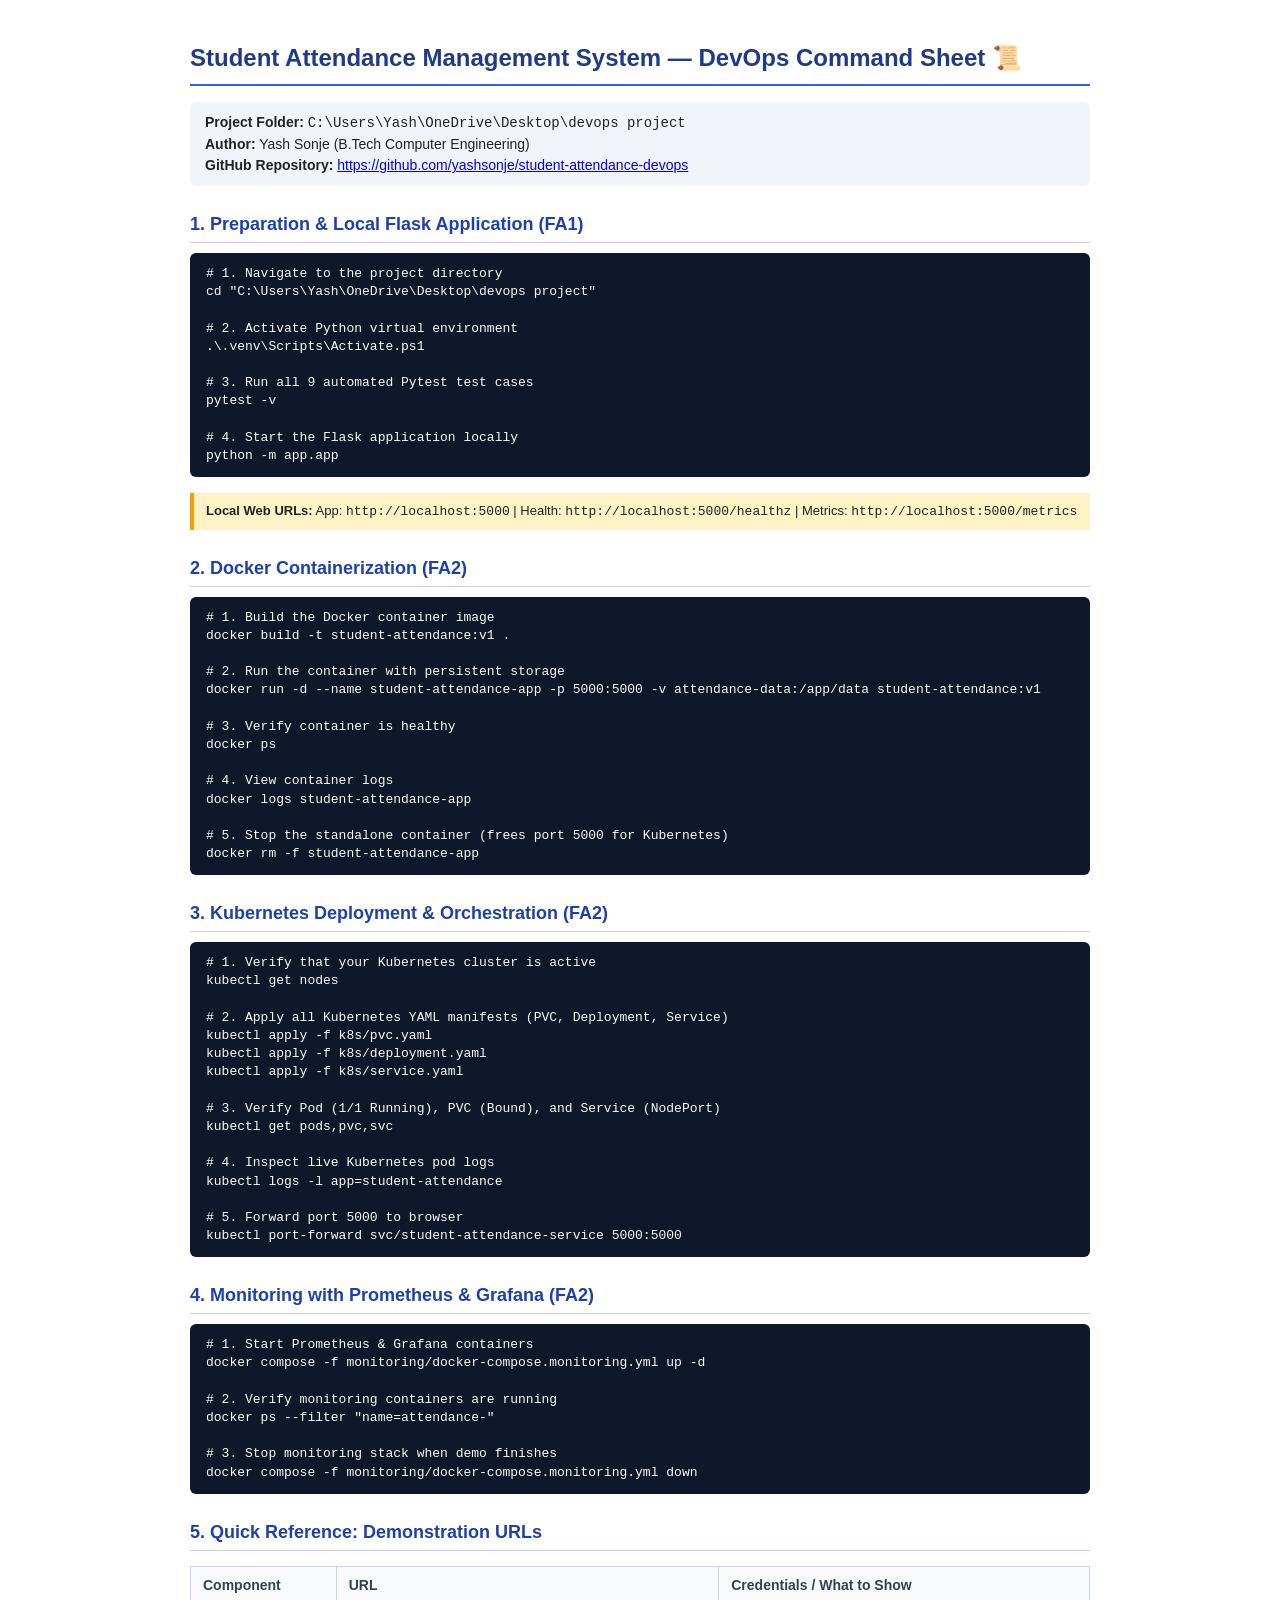
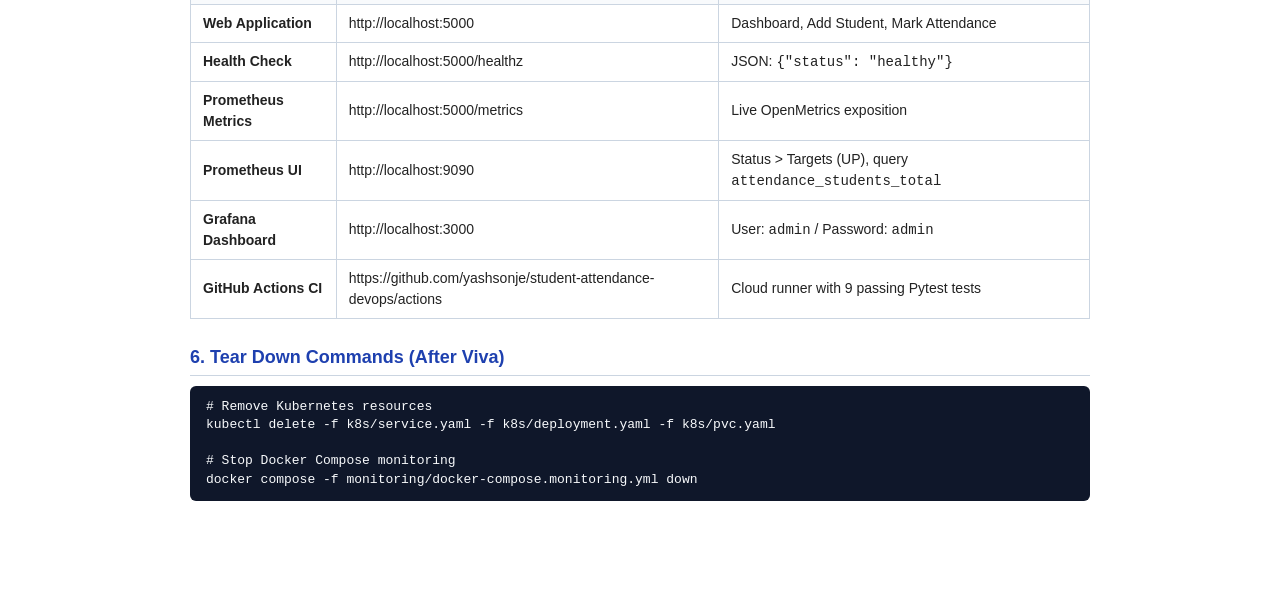
<file: COMMANDS_CHEATSHEET.html>
<!DOCTYPE html>
<html lang="en">
<head>
    <meta charset="UTF-8">
    <meta name="viewport" content="width=device-width, initial-scale=1.0">
    <title>DevOps Commands Cheat Sheet - Student Attendance System</title>
    <style>
        body {
            font-family: Calibri, 'Segoe UI', Arial, sans-serif;
            line-height: 1.5;
            color: #222;
            max-width: 900px;
            margin: 40px auto;
            padding: 0 20px;
        }
        h1 {
            color: #1e3a8a;
            border-bottom: 2px solid #2563eb;
            padding-bottom: 8px;
            font-size: 24px;
        }
        h2 {
            color: #1e40af;
            margin-top: 25px;
            margin-bottom: 10px;
            font-size: 18px;
            border-bottom: 1px solid #cbd5e1;
            padding-bottom: 4px;
        }
        .header-meta {
            background-color: #f1f5f9;
            padding: 10px 15px;
            border-radius: 6px;
            margin-bottom: 20px;
            font-size: 14px;
        }
        pre {
            background-color: #0f172a;
            color: #f8fafc;
            padding: 12px 16px;
            border-radius: 6px;
            font-family: Consolas, 'Courier New', monospace;
            font-size: 13px;
            overflow-x: auto;
            margin: 8px 0 16px 0;
            line-height: 1.4;
        }
        .comment {
            color: #94a3b8;
        }
        table {
            width: 100%;
            border-collapse: collapse;
            margin: 15px 0;
            font-size: 14px;
        }
        th, td {
            border: 1px solid #cbd5e1;
            padding: 8px 12px;
            text-align: left;
        }
        th {
            background-color: #f8fafc;
            color: #334155;
            font-weight: 600;
        }
        .note {
            background-color: #fef3c7;
            border-left: 4px solid #f59e0b;
            padding: 8px 12px;
            margin: 10px 0;
            font-size: 13px;
        }
        @media print {
            body { margin: 10mm; }
            pre { background-color: #f8fafc; color: #0f172a; border: 1px solid #ccc; }
        }
    </style>
</head>
<body>

    <h1>Student Attendance Management System — DevOps Command Sheet 📜</h1>
    
    <div class="header-meta">
        <strong>Project Folder:</strong> <code>C:\Users\Yash\OneDrive\Desktop\devops project</code><br>
        <strong>Author:</strong> Yash Sonje (B.Tech Computer Engineering)<br>
        <strong>GitHub Repository:</strong> <a href="https://github.com/yashsonje/student-attendance-devops">https://github.com/yashsonje/student-attendance-devops</a>
    </div>

    <h2>1. Preparation & Local Flask Application (FA1)</h2>
    <pre><code># 1. Navigate to the project directory
cd "C:\Users\Yash\OneDrive\Desktop\devops project"

# 2. Activate Python virtual environment
.\.venv\Scripts\Activate.ps1

# 3. Run all 9 automated Pytest test cases
pytest -v

# 4. Start the Flask application locally
python -m app.app</code></pre>
    <div class="note"><strong>Local Web URLs:</strong> App: <code>http://localhost:5000</code> | Health: <code>http://localhost:5000/healthz</code> | Metrics: <code>http://localhost:5000/metrics</code></div>

    <h2>2. Docker Containerization (FA2)</h2>
    <pre><code># 1. Build the Docker container image
docker build -t student-attendance:v1 .

# 2. Run the container with persistent storage
docker run -d --name student-attendance-app -p 5000:5000 -v attendance-data:/app/data student-attendance:v1

# 3. Verify container is healthy
docker ps

# 4. View container logs
docker logs student-attendance-app

# 5. Stop the standalone container (frees port 5000 for Kubernetes)
docker rm -f student-attendance-app</code></pre>

    <h2>3. Kubernetes Deployment & Orchestration (FA2)</h2>
    <pre><code># 1. Verify that your Kubernetes cluster is active
kubectl get nodes

# 2. Apply all Kubernetes YAML manifests (PVC, Deployment, Service)
kubectl apply -f k8s/pvc.yaml
kubectl apply -f k8s/deployment.yaml
kubectl apply -f k8s/service.yaml

# 3. Verify Pod (1/1 Running), PVC (Bound), and Service (NodePort)
kubectl get pods,pvc,svc

# 4. Inspect live Kubernetes pod logs
kubectl logs -l app=student-attendance

# 5. Forward port 5000 to browser
kubectl port-forward svc/student-attendance-service 5000:5000</code></pre>

    <h2>4. Monitoring with Prometheus & Grafana (FA2)</h2>
    <pre><code># 1. Start Prometheus & Grafana containers
docker compose -f monitoring/docker-compose.monitoring.yml up -d

# 2. Verify monitoring containers are running
docker ps --filter "name=attendance-"

# 3. Stop monitoring stack when demo finishes
docker compose -f monitoring/docker-compose.monitoring.yml down</code></pre>

    <h2>5. Quick Reference: Demonstration URLs</h2>
    <table>
        <thead>
            <tr>
                <th>Component</th>
                <th>URL</th>
                <th>Credentials / What to Show</th>
            </tr>
        </thead>
        <tbody>
            <tr>
                <td><strong>Web Application</strong></td>
                <td>http://localhost:5000</td>
                <td>Dashboard, Add Student, Mark Attendance</td>
            </tr>
            <tr>
                <td><strong>Health Check</strong></td>
                <td>http://localhost:5000/healthz</td>
                <td>JSON: <code>{"status": "healthy"}</code></td>
            </tr>
            <tr>
                <td><strong>Prometheus Metrics</strong></td>
                <td>http://localhost:5000/metrics</td>
                <td>Live OpenMetrics exposition</td>
            </tr>
            <tr>
                <td><strong>Prometheus UI</strong></td>
                <td>http://localhost:9090</td>
                <td>Status > Targets (UP), query <code>attendance_students_total</code></td>
            </tr>
            <tr>
                <td><strong>Grafana Dashboard</strong></td>
                <td>http://localhost:3000</td>
                <td>User: <code>admin</code> / Password: <code>admin</code></td>
            </tr>
            <tr>
                <td><strong>GitHub Actions CI</strong></td>
                <td>https://github.com/yashsonje/student-attendance-devops/actions</td>
                <td>Cloud runner with 9 passing Pytest tests</td>
            </tr>
        </tbody>
    </table>

    <h2>6. Tear Down Commands (After Viva)</h2>
    <pre><code># Remove Kubernetes resources
kubectl delete -f k8s/service.yaml -f k8s/deployment.yaml -f k8s/pvc.yaml

# Stop Docker Compose monitoring
docker compose -f monitoring/docker-compose.monitoring.yml down</code></pre>

</body>
</html>
</file>
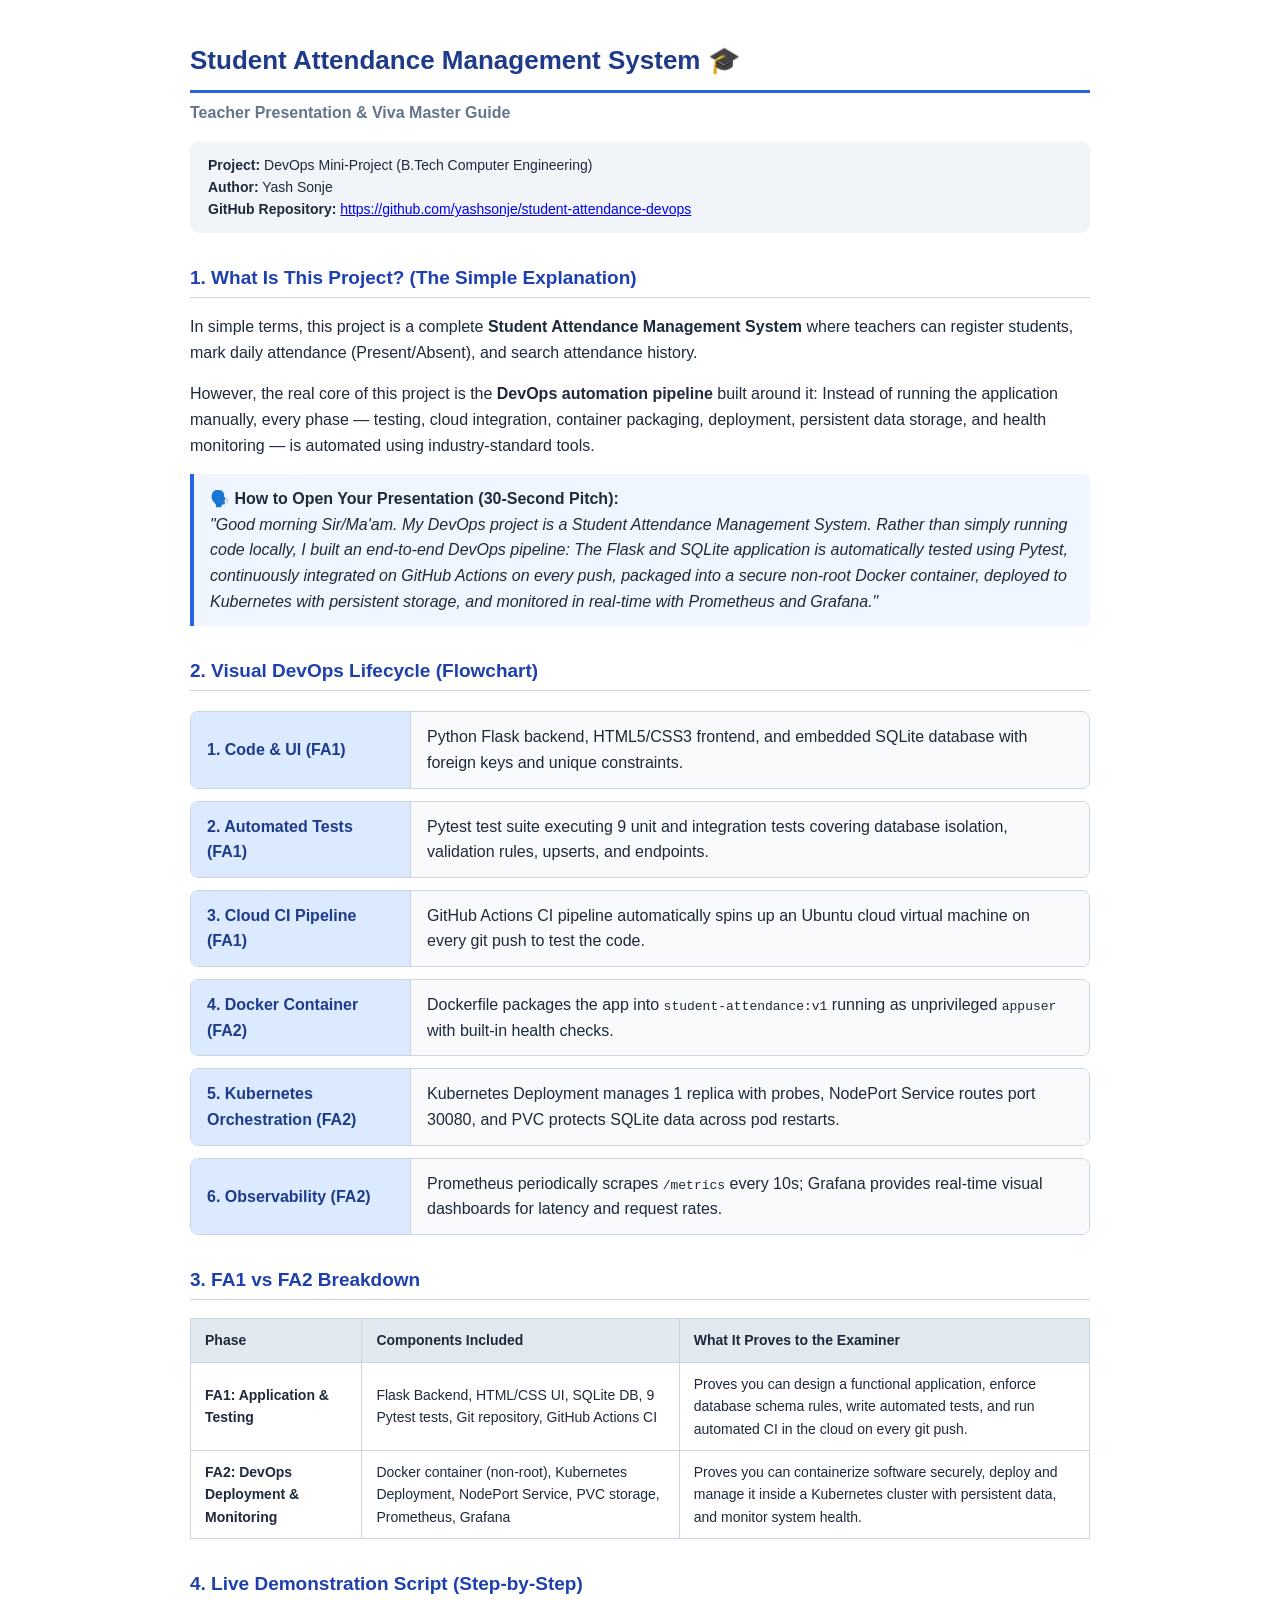
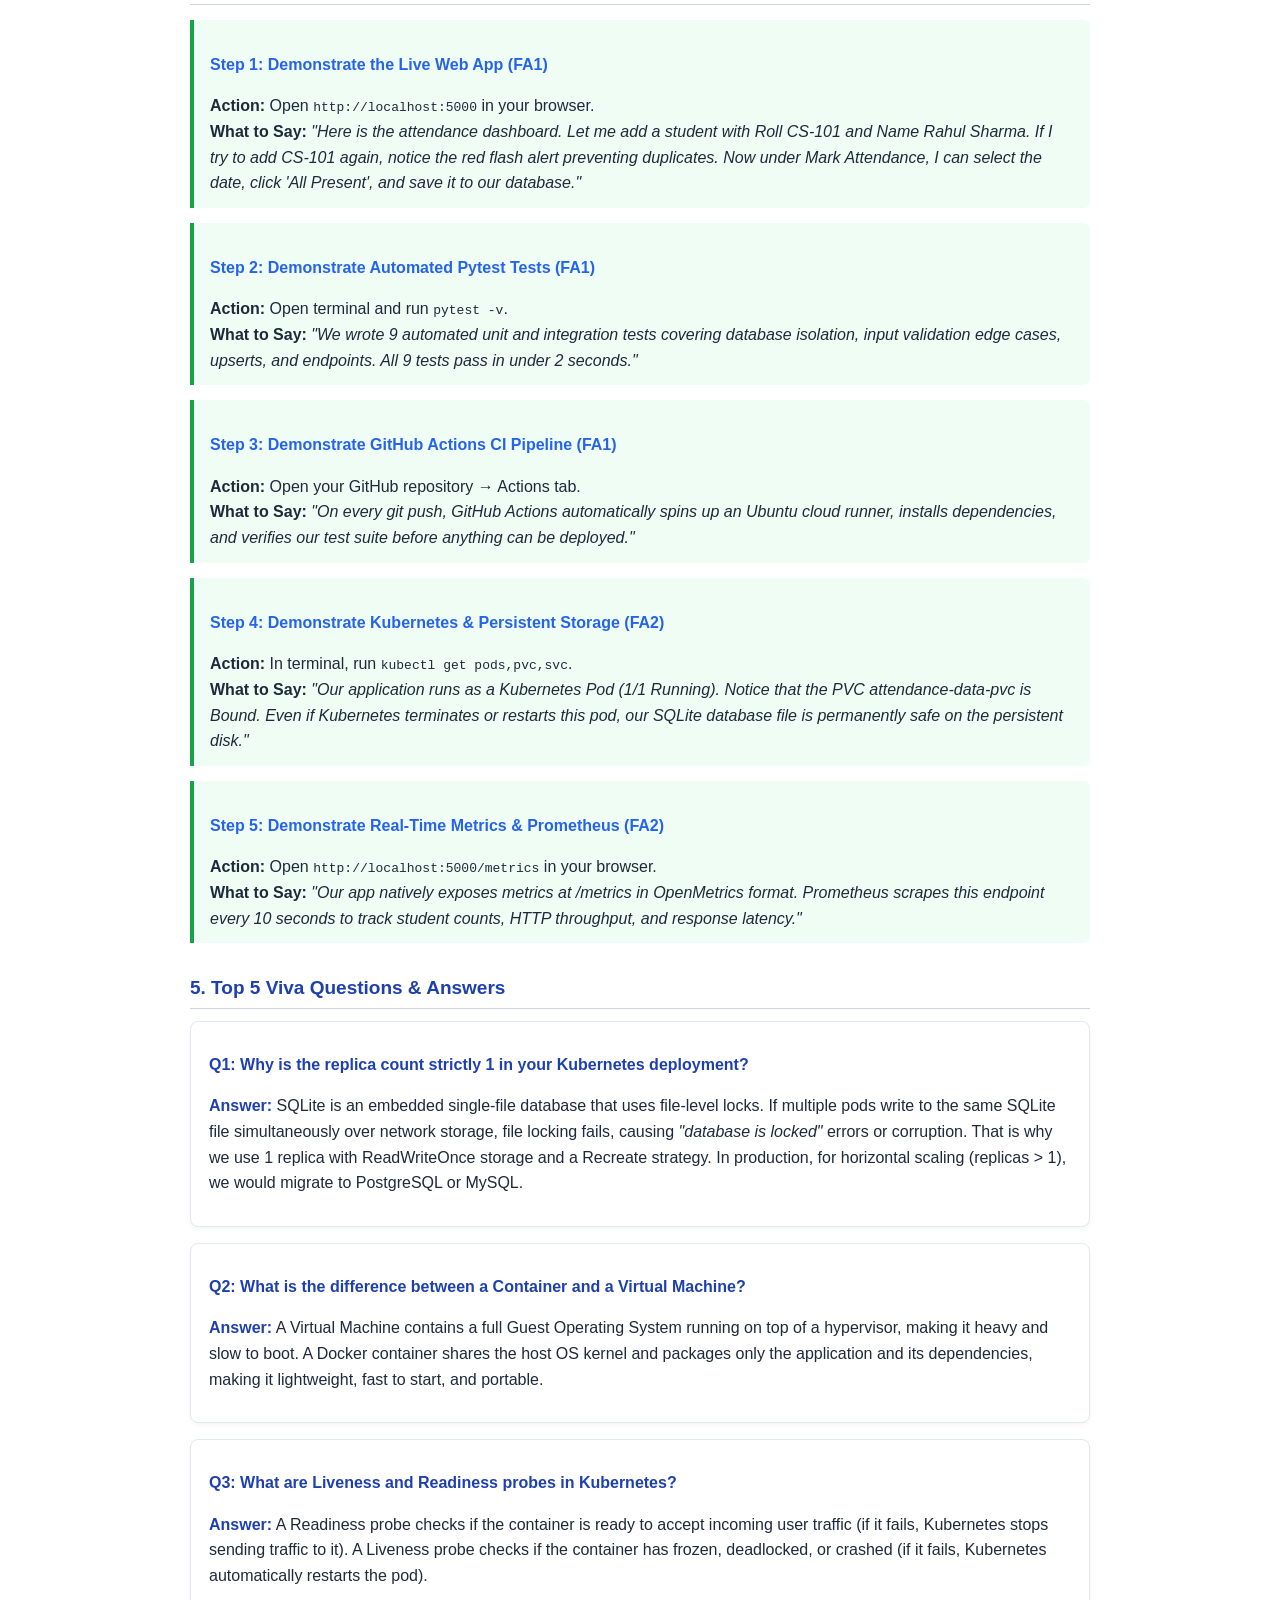
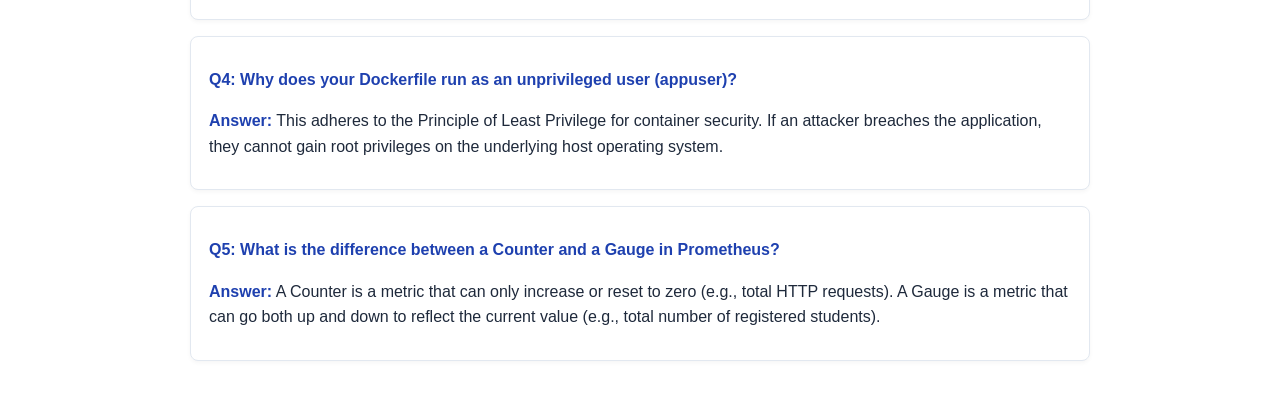
<file: Teacher_Presentation_Guide.html>
<!DOCTYPE html>
<html lang="en">
<head>
    <meta charset="UTF-8">
    <meta name="viewport" content="width=device-width, initial-scale=1.0">
    <title>Teacher Presentation & Viva Guide - Student Attendance DevOps Project</title>
    <style>
        body {
            font-family: Calibri, 'Segoe UI', Arial, sans-serif;
            line-height: 1.6;
            color: #1e293b;
            max-width: 900px;
            margin: 40px auto;
            padding: 0 20px;
        }
        h1 {
            color: #1e3a8a;
            border-bottom: 3px solid #2563eb;
            padding-bottom: 8px;
            font-size: 26px;
        }
        h2 {
            color: #1e40af;
            margin-top: 30px;
            margin-bottom: 12px;
            font-size: 19px;
            border-bottom: 1px solid #cbd5e1;
            padding-bottom: 4px;
        }
        h3 {
            color: #2563eb;
            font-size: 16px;
            margin-top: 20px;
        }
        .header-meta {
            background-color: #f1f5f9;
            padding: 12px 18px;
            border-radius: 8px;
            margin-bottom: 25px;
            font-size: 14px;
        }
        .flow-container {
            display: flex;
            flex-direction: column;
            gap: 12px;
            margin: 20px 0;
        }
        .flow-step {
            display: grid;
            grid-template-columns: 220px 1fr;
            border: 1px solid #cbd5e1;
            border-radius: 8px;
            overflow: hidden;
        }
        .flow-label {
            background-color: #dbeafe;
            color: #1e3a8a;
            font-weight: bold;
            padding: 12px 16px;
            display: flex;
            align-items: center;
            border-right: 1px solid #cbd5e1;
        }
        .flow-desc {
            background-color: #f8fafc;
            padding: 12px 16px;
        }
        .callout-say {
            background-color: #eff6ff;
            border-left: 4px solid #2563eb;
            padding: 12px 16px;
            margin: 15px 0;
            border-radius: 0 6px 6px 0;
        }
        .callout-demo {
            background-color: #f0fdf4;
            border-left: 4px solid #16a34a;
            padding: 12px 16px;
            margin: 15px 0;
            border-radius: 0 6px 6px 0;
        }
        .qa-box {
            background-color: #fff;
            border: 1px solid #e2e8f0;
            border-radius: 8px;
            padding: 14px 18px;
            margin-bottom: 16px;
            box-shadow: 0 2px 4px rgba(0,0,0,0.04);
        }
        .qa-box strong {
            color: #1e40af;
        }
        table {
            width: 100%;
            border-collapse: collapse;
            margin: 18px 0;
        }
        th, td {
            border: 1px solid #cbd5e1;
            padding: 10px 14px;
            text-align: left;
            font-size: 14px;
        }
        th {
            background-color: #e2e8f0;
            color: #1e293b;
        }
        @media print {
            body { margin: 10mm; }
            .qa-box { break-inside: avoid; }
        }
    </style>
</head>
<body>

    <h1>Student Attendance Management System 🎓</h1>
    <h3 style="color: #64748b; margin-top: -10px;">Teacher Presentation & Viva Master Guide</h3>

    <div class="header-meta">
        <strong>Project:</strong> DevOps Mini-Project (B.Tech Computer Engineering)<br>
        <strong>Author:</strong> Yash Sonje<br>
        <strong>GitHub Repository:</strong> <a href="https://github.com/yashsonje/student-attendance-devops">https://github.com/yashsonje/student-attendance-devops</a>
    </div>

    <h2>1. What Is This Project? (The Simple Explanation)</h2>
    <p>
        In simple terms, this project is a complete <strong>Student Attendance Management System</strong> where teachers can register students, 
        mark daily attendance (Present/Absent), and search attendance history.
    </p>
    <p>
        However, the real core of this project is the <strong>DevOps automation pipeline</strong> built around it:
        Instead of running the application manually, every phase — testing, cloud integration, container packaging, deployment, persistent data storage, 
        and health monitoring — is automated using industry-standard tools.
    </p>

    <div class="callout-say">
        <strong>🗣️ How to Open Your Presentation (30-Second Pitch):</strong><br>
        <em>"Good morning Sir/Ma'am. My DevOps project is a Student Attendance Management System. 
        Rather than simply running code locally, I built an end-to-end DevOps pipeline: 
        The Flask and SQLite application is automatically tested using Pytest, continuously integrated on GitHub Actions on every push, 
        packaged into a secure non-root Docker container, deployed to Kubernetes with persistent storage, and monitored in real-time with Prometheus and Grafana."</em>
    </div>

    <h2>2. Visual DevOps Lifecycle (Flowchart)</h2>
    <div class="flow-container">
        <div class="flow-step">
            <div class="flow-label">1. Code & UI (FA1)</div>
            <div class="flow-desc">Python Flask backend, HTML5/CSS3 frontend, and embedded SQLite database with foreign keys and unique constraints.</div>
        </div>
        <div class="flow-step">
            <div class="flow-label">2. Automated Tests (FA1)</div>
            <div class="flow-desc">Pytest test suite executing 9 unit and integration tests covering database isolation, validation rules, upserts, and endpoints.</div>
        </div>
        <div class="flow-step">
            <div class="flow-label">3. Cloud CI Pipeline (FA1)</div>
            <div class="flow-desc">GitHub Actions CI pipeline automatically spins up an Ubuntu cloud virtual machine on every git push to test the code.</div>
        </div>
        <div class="flow-step">
            <div class="flow-label">4. Docker Container (FA2)</div>
            <div class="flow-desc">Dockerfile packages the app into <code>student-attendance:v1</code> running as unprivileged <code>appuser</code> with built-in health checks.</div>
        </div>
        <div class="flow-step">
            <div class="flow-label">5. Kubernetes Orchestration (FA2)</div>
            <div class="flow-desc">Kubernetes Deployment manages 1 replica with probes, NodePort Service routes port 30080, and PVC protects SQLite data across pod restarts.</div>
        </div>
        <div class="flow-step">
            <div class="flow-label">6. Observability (FA2)</div>
            <div class="flow-desc">Prometheus periodically scrapes <code>/metrics</code> every 10s; Grafana provides real-time visual dashboards for latency and request rates.</div>
        </div>
    </div>

    <h2>3. FA1 vs FA2 Breakdown</h2>
    <table>
        <thead>
            <tr>
                <th>Phase</th>
                <th>Components Included</th>
                <th>What It Proves to the Examiner</th>
            </tr>
        </thead>
        <tbody>
            <tr>
                <td><strong>FA1: Application & Testing</strong></td>
                <td>Flask Backend, HTML/CSS UI, SQLite DB, 9 Pytest tests, Git repository, GitHub Actions CI</td>
                <td>Proves you can design a functional application, enforce database schema rules, write automated tests, and run automated CI in the cloud on every git push.</td>
            </tr>
            <tr>
                <td><strong>FA2: DevOps Deployment & Monitoring</strong></td>
                <td>Docker container (non-root), Kubernetes Deployment, NodePort Service, PVC storage, Prometheus, Grafana</td>
                <td>Proves you can containerize software securely, deploy and manage it inside a Kubernetes cluster with persistent data, and monitor system health.</td>
            </tr>
        </tbody>
    </table>

    <h2>4. Live Demonstration Script (Step-by-Step)</h2>

    <div class="callout-demo">
        <h3>Step 1: Demonstrate the Live Web App (FA1)</h3>
        <strong>Action:</strong> Open <code>http://localhost:5000</code> in your browser.<br>
        <strong>What to Say:</strong> <em>"Here is the attendance dashboard. Let me add a student with Roll CS-101 and Name Rahul Sharma. 
        If I try to add CS-101 again, notice the red flash alert preventing duplicates. 
        Now under Mark Attendance, I can select the date, click 'All Present', and save it to our database."</em>
    </div>

    <div class="callout-demo">
        <h3>Step 2: Demonstrate Automated Pytest Tests (FA1)</h3>
        <strong>Action:</strong> Open terminal and run <code>pytest -v</code>.<br>
        <strong>What to Say:</strong> <em>"We wrote 9 automated unit and integration tests covering database isolation, 
        input validation edge cases, upserts, and endpoints. All 9 tests pass in under 2 seconds."</em>
    </div>

    <div class="callout-demo">
        <h3>Step 3: Demonstrate GitHub Actions CI Pipeline (FA1)</h3>
        <strong>Action:</strong> Open your GitHub repository &rarr; Actions tab.<br>
        <strong>What to Say:</strong> <em>"On every git push, GitHub Actions automatically spins up an Ubuntu cloud runner, 
        installs dependencies, and verifies our test suite before anything can be deployed."</em>
    </div>

    <div class="callout-demo">
        <h3>Step 4: Demonstrate Kubernetes & Persistent Storage (FA2)</h3>
        <strong>Action:</strong> In terminal, run <code>kubectl get pods,pvc,svc</code>.<br>
        <strong>What to Say:</strong> <em>"Our application runs as a Kubernetes Pod (1/1 Running). Notice that the PVC attendance-data-pvc is Bound. 
        Even if Kubernetes terminates or restarts this pod, our SQLite database file is permanently safe on the persistent disk."</em>
    </div>

    <div class="callout-demo">
        <h3>Step 5: Demonstrate Real-Time Metrics & Prometheus (FA2)</h3>
        <strong>Action:</strong> Open <code>http://localhost:5000/metrics</code> in your browser.<br>
        <strong>What to Say:</strong> <em>"Our app natively exposes metrics at /metrics in OpenMetrics format. 
        Prometheus scrapes this endpoint every 10 seconds to track student counts, HTTP throughput, and response latency."</em>
    </div>

    <h2>5. Top 5 Viva Questions & Answers</h2>

    <div class="qa-box">
        <p><strong>Q1: Why is the replica count strictly 1 in your Kubernetes deployment?</strong></p>
        <p><strong>Answer:</strong> SQLite is an embedded single-file database that uses file-level locks. If multiple pods write to the same SQLite file simultaneously over network storage, file locking fails, causing <em>"database is locked"</em> errors or corruption. That is why we use 1 replica with ReadWriteOnce storage and a Recreate strategy. In production, for horizontal scaling (replicas > 1), we would migrate to PostgreSQL or MySQL.</p>
    </div>

    <div class="qa-box">
        <p><strong>Q2: What is the difference between a Container and a Virtual Machine?</strong></p>
        <p><strong>Answer:</strong> A Virtual Machine contains a full Guest Operating System running on top of a hypervisor, making it heavy and slow to boot. A Docker container shares the host OS kernel and packages only the application and its dependencies, making it lightweight, fast to start, and portable.</p>
    </div>

    <div class="qa-box">
        <p><strong>Q3: What are Liveness and Readiness probes in Kubernetes?</strong></p>
        <p><strong>Answer:</strong> A Readiness probe checks if the container is ready to accept incoming user traffic (if it fails, Kubernetes stops sending traffic to it). A Liveness probe checks if the container has frozen, deadlocked, or crashed (if it fails, Kubernetes automatically restarts the pod).</p>
    </div>

    <div class="qa-box">
        <p><strong>Q4: Why does your Dockerfile run as an unprivileged user (appuser)?</strong></p>
        <p><strong>Answer:</strong> This adheres to the Principle of Least Privilege for container security. If an attacker breaches the application, they cannot gain root privileges on the underlying host operating system.</p>
    </div>

    <div class="qa-box">
        <p><strong>Q5: What is the difference between a Counter and a Gauge in Prometheus?</strong></p>
        <p><strong>Answer:</strong> A Counter is a metric that can only increase or reset to zero (e.g., total HTTP requests). A Gauge is a metric that can go both up and down to reflect the current value (e.g., total number of registered students).</p>
    </div>

</body>
</html>
</file>
